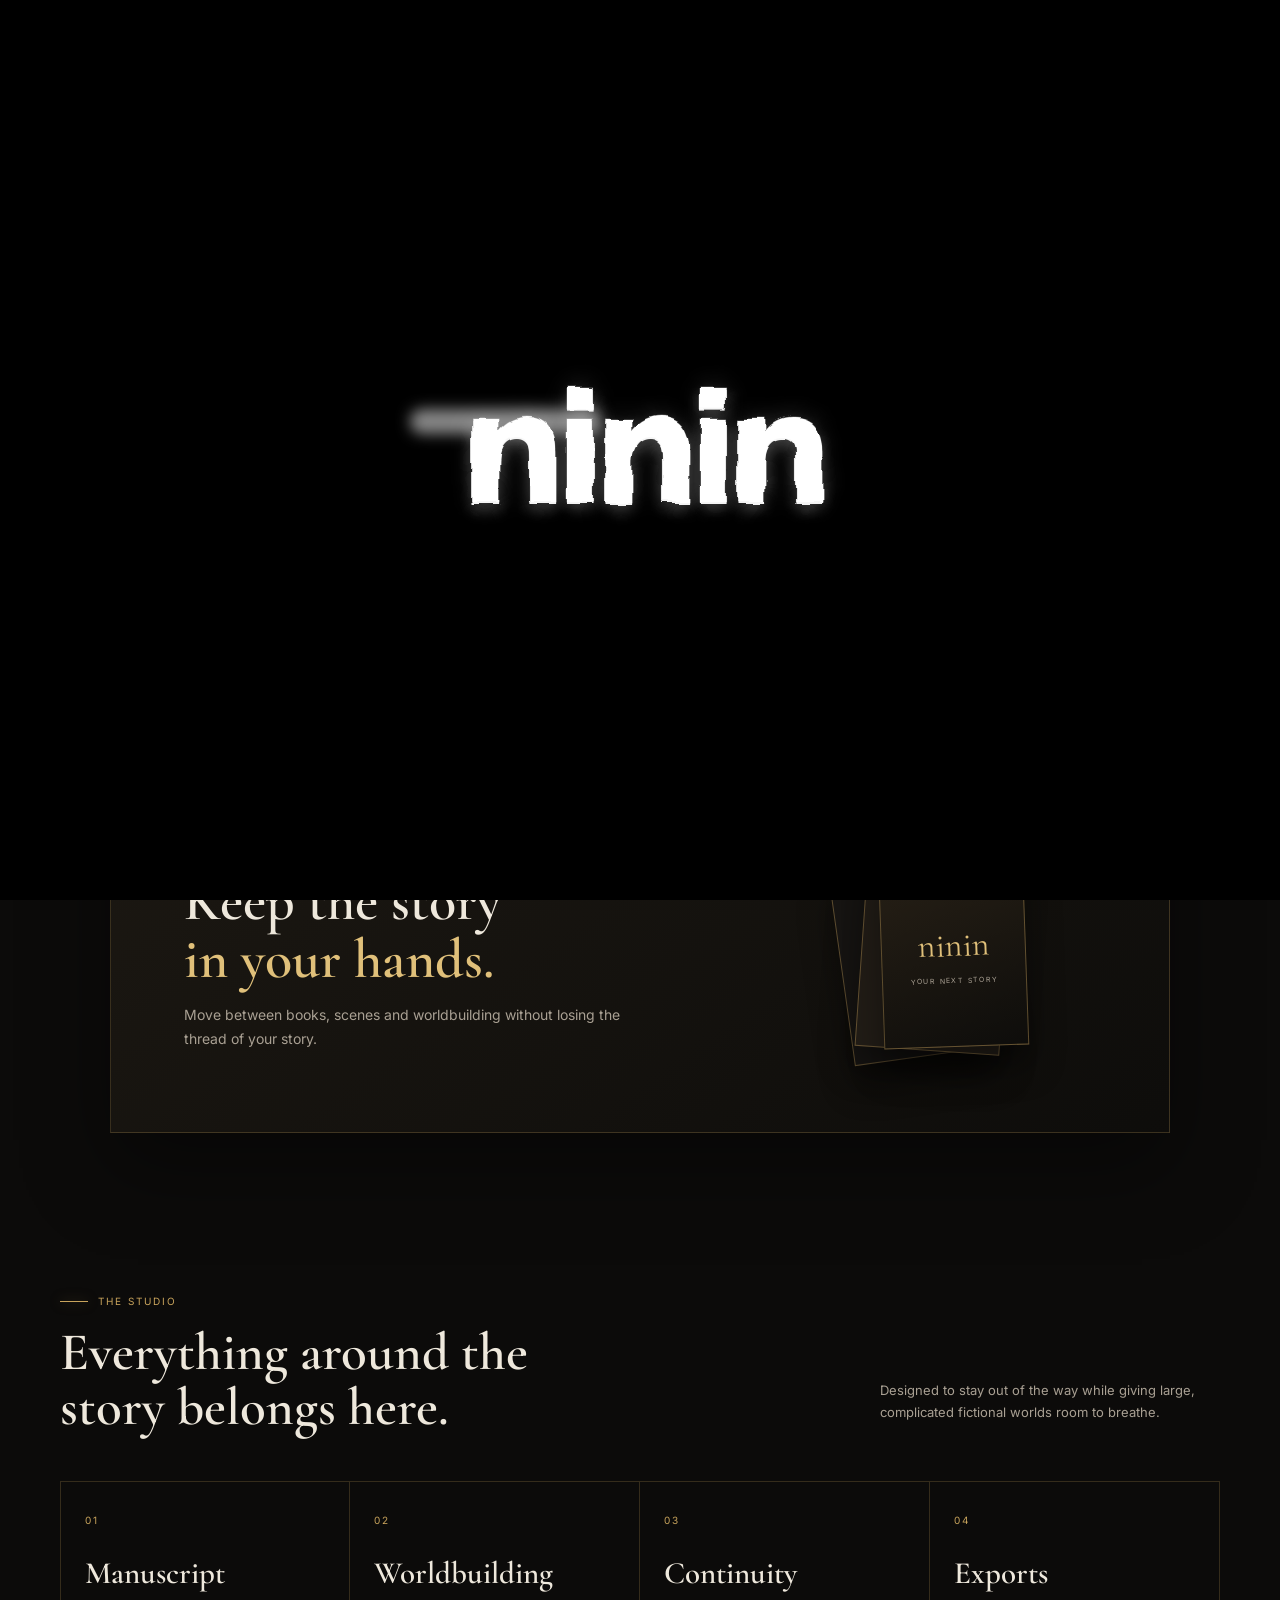
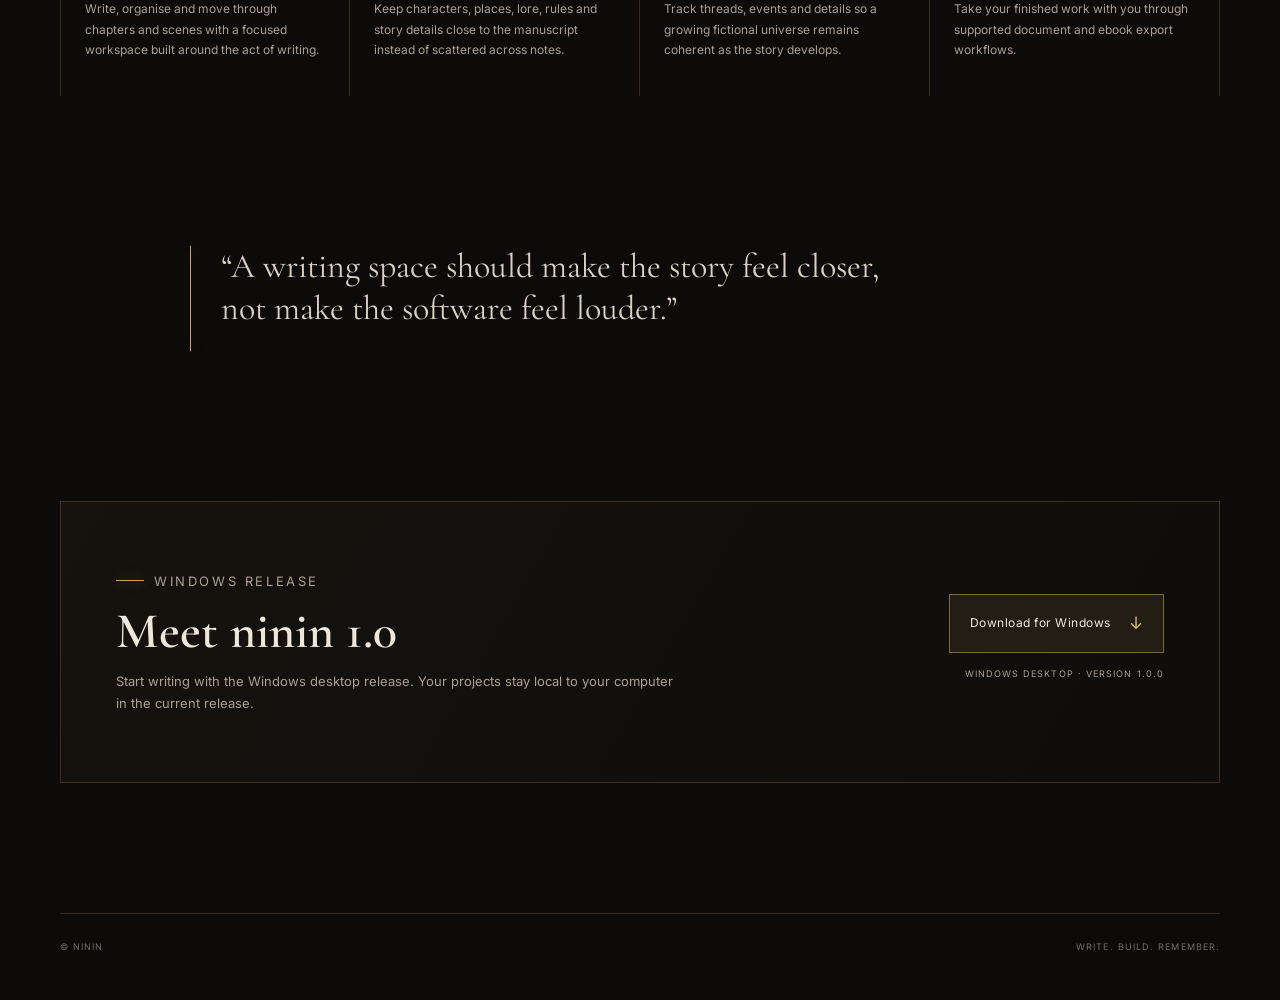
<file: index.html>
<!doctype html>
<html lang="en">
<head>
<meta charset="utf-8">
<meta name="viewport" content="width=device-width, initial-scale=1">
<meta name="description" content="ninin — a writing studio for authors, stories and fictional worlds.">
<title>ninin — writing studio</title>
<link rel="stylesheet" href="assets/style.css">

    <link rel="icon" href="data:image/svg+xml,%3Csvg xmlns='http://www.w3.org/2000/svg' viewBox='0 0 64 64'%3E%3Crect width='64' height='64' rx='14' fill='%23090909'/%3E%3Ctext x='32' y='45' text-anchor='middle' font-family='Arial,sans-serif' font-size='34' font-weight='900' fill='%23d6b36a'%3En%3C/text%3E%3C/svg%3E">

</head>
<body>

    <!-- ninin liquid-water opening -->
    <div id="ninin-intro" class="ninin-intro" aria-label="ninin">
      <svg class="ninin-water-filter" width="0" height="0" aria-hidden="true">
        <defs>
          <filter id="ninin-water-distort" x="-20%" y="-30%" width="140%" height="160%">
            <feTurbulence
              type="fractalNoise"
              baseFrequency="0.012 0.055"
              numOctaves="2"
              seed="7"
              result="noise">
              <animate
                attributeName="baseFrequency"
                values="0.012 0.055;0.028 0.035;0.012 0.055"
                dur="2.8s"
                repeatCount="indefinite"/>
            </feTurbulence>
            <feDisplacementMap
              in="SourceGraphic"
              in2="noise"
              scale="10"
              xChannelSelector="R"
              yChannelSelector="G">
              <animate
                attributeName="scale"
                values="7;16;8;13;7"
                dur="2.8s"
                repeatCount="indefinite"/>
            </feDisplacementMap>
          </filter>
        </defs>
      </svg>

      <div class="ninin-water-logo">
        <div class="water-ripple ripple-one"></div>
        <div class="water-ripple ripple-two"></div>
        <div class="water-ripple ripple-three"></div>

        <span class="bubble bubble-a"></span>
        <span class="bubble bubble-b"></span>
        <span class="bubble bubble-c"></span>
        <span class="bubble bubble-d"></span>
        <span class="bubble bubble-e"></span>

        <span class="ninin-word">ninin</span>
        <span class="ninin-liquid-highlight"></span>
      </div>
    </div>

<header class="site-header">
  <a class="brand" href="index.html" aria-label="ninin home">
    <span class="brand-mark">ninin</span>
    <span class="brand-sub">writing studio</span>
  </a>
<nav>
  <a href="index.html">Home</a>
  <a href="release-notes.html">Release Notes</a>
  <a href="installation.html">Installation</a>
  <a href="privacy.html">Privacy</a>
  <a href="support.html">Support</a>
</nav>
</header>

<main>
<section class="hero reveal">
  <div class="eyebrow"><span></span> Built for stories that grow</div>
  <h1>Write the story.<br><em>Build the world.</em></h1>
  <p class="hero-copy">ninin is a focused writing studio for authors who want one calm place for manuscripts, characters, worlds, timelines and ideas.</p>
  <div class="hero-actions">
    <a class="button primary" href="#download">Download ninin <span>→</span></a>
    <a class="text-link" href="#features">Explore the studio</a>
  </div>
</section>

<section class="desk-wrap reveal" id="studio">
  <div class="desk-card">
    <div class="desk-top">
      <span class="desk-label">THE AUTHOR'S DESK</span>
      <span class="desk-status"><i></i> local & focused</span>
    </div>
    <div class="desk-content">
      <div>
        <p class="mini">YOUR WORKSPACE</p>
        <h2>Keep the story<br><span>in your hands.</span></h2>
        <p>Move between books, scenes and worldbuilding without losing the thread of your story.</p>
      </div>
      <div class="book-stack" aria-hidden="true">
        <div class="book book-back"></div>
        <div class="book book-mid"></div>
        <div class="book book-front"><span>ninin</span><small>your next story</small></div>
      </div>
    </div>
  </div>
</section>

<section class="section reveal" id="features">
  <div class="section-heading">
    <div>
      <p class="eyebrow"><span></span> The studio</p>
      <h2>Everything around the<br>story belongs here.</h2>
    </div>
    <p>Designed to stay out of the way while giving large, complicated fictional worlds room to breathe.</p>
  </div>

  <div class="feature-grid">
    <article class="feature-card">
      <div class="feature-icon">01</div>
      <h3>Manuscript</h3>
      <p>Write, organise and move through chapters and scenes with a focused workspace built around the act of writing.</p>
    </article>
    <article class="feature-card">
      <div class="feature-icon">02</div>
      <h3>Worldbuilding</h3>
      <p>Keep characters, places, lore, rules and story details close to the manuscript instead of scattered across notes.</p>
    </article>
    <article class="feature-card">
      <div class="feature-icon">03</div>
      <h3>Continuity</h3>
      <p>Track threads, events and details so a growing fictional universe remains coherent as the story develops.</p>
    </article>
    <article class="feature-card">
      <div class="feature-icon">04</div>
      <h3>Exports</h3>
      <p>Take your finished work with you through supported document and ebook export workflows.</p>
    </article>
  </div>
</section>

<section class="quote reveal">
  <div class="quote-line"></div>
  <blockquote>“A writing space should make the story feel closer,<br>not make the software feel louder.”</blockquote>
</section>

<section class="download reveal" id="download">
  <div>
    <p class="eyebrow"><span></span> Windows release</p>
    <h2>Meet ninin 1.0</h2>
    <p>Start writing with the Windows desktop release. Your projects stay local to your computer in the current release.</p>
  </div>
  <div class="download-box">
    <a class="button primary" href="downloads/ninin Setup 1.0.0.exe">Download for Windows <span>↓</span></a>
    <p>Windows desktop · Version 1.0.0</p>
  </div>
</section>
</main>

<footer class="site-footer">
  <span>© ninin</span>
  <span>Write. Build. Remember.</span>
</footer>
<script>
const observer = new IntersectionObserver((entries) => {
  entries.forEach(entry => {
    if (entry.isIntersecting) {
      entry.target.classList.add('visible');
      observer.unobserve(entry.target);
    }
  });
}, { threshold: 0.12 });
document.querySelectorAll('.reveal').forEach(el => observer.observe(el));
</script>

<script>
(() => {
  const intro = document.getElementById('ninin-intro');
  if (!intro) return;

  const finishIntro = () => {
    intro.classList.add('is-fading');
    window.setTimeout(() => {
      intro.remove();
      document.documentElement.classList.remove('ninin-intro-active');
    }, 900);
  };

  document.documentElement.classList.add('ninin-intro-active');

  // Give the logo time to form, ripple and breathe before fading into the site.
  window.setTimeout(finishIntro, 5600);

  // Keep the opening accessible if the user has requested reduced motion.
  if (window.matchMedia('(prefers-reduced-motion: reduce)').matches) {
    window.setTimeout(finishIntro, 2200);
  }
})();
</script>

</body>
</html>
</file>
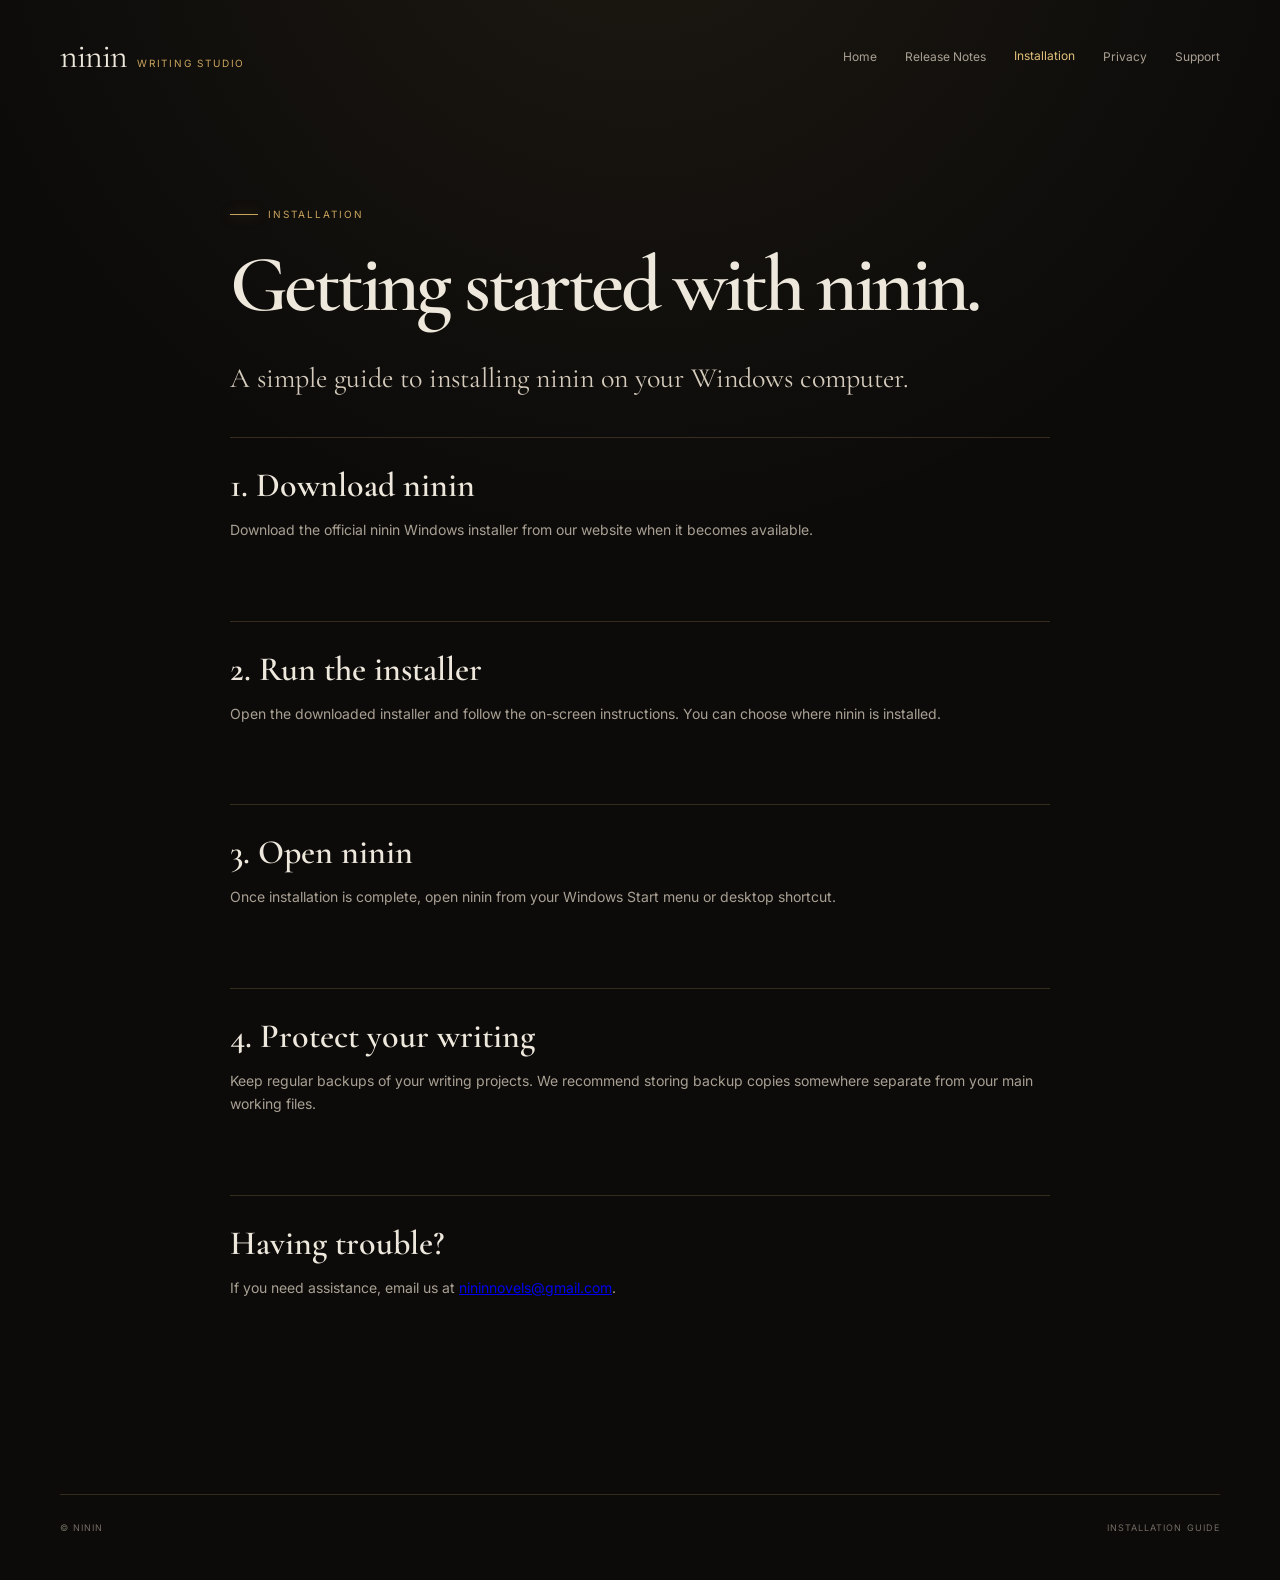
<file: installation.html>
<!doctype html>
<html lang="en">
<head>
<meta charset="utf-8">
<meta name="viewport" content="width=device-width,initial-scale=1">
<title>Installation Guide — ninin</title>
<link rel="stylesheet" href="assets/style.css">
</head>
<body>
<header class="site-header">
<a class="brand" href="index.html">
<span class="brand-mark">ninin</span>
<span class="brand-sub">writing studio</span>
</a>
<nav>
<a href="index.html">Home</a>
<a href="release-notes.html">Release Notes</a>
<a class="active" href="installation.html">Installation</a>
<a href="privacy.html">Privacy</a>
<a href="support.html">Support</a>
</nav>
</header>

<main class="page reveal visible">
<p class="eyebrow"><span></span> Installation</p>
<h1>Getting started with ninin.</h1>
<p class="lead">A simple guide to installing ninin on your Windows computer.</p>

<div class="release-card">
<h2>1. Download ninin</h2>
<p>Download the official ninin Windows installer from our website when it becomes available.</p>
</div>

<div class="release-card">
<h2>2. Run the installer</h2>
<p>Open the downloaded installer and follow the on-screen instructions. You can choose where ninin is installed.</p>
</div>

<div class="release-card">
<h2>3. Open ninin</h2>
<p>Once installation is complete, open ninin from your Windows Start menu or desktop shortcut.</p>
</div>

<div class="release-card">
<h2>4. Protect your writing</h2>
<p>Keep regular backups of your writing projects. We recommend storing backup copies somewhere separate from your main working files.</p>
</div>

<div class="release-card">
<h2>Having trouble?</h2>
<p>If you need assistance, email us at <a href="mailto:nininnovels@gmail.com">nininnovels@gmail.com</a>.</p>
</div>
</main>

<footer class="site-footer">
<span>© ninin</span>
<span>Installation Guide</span>
</footer>
</body>
</html>
</file>
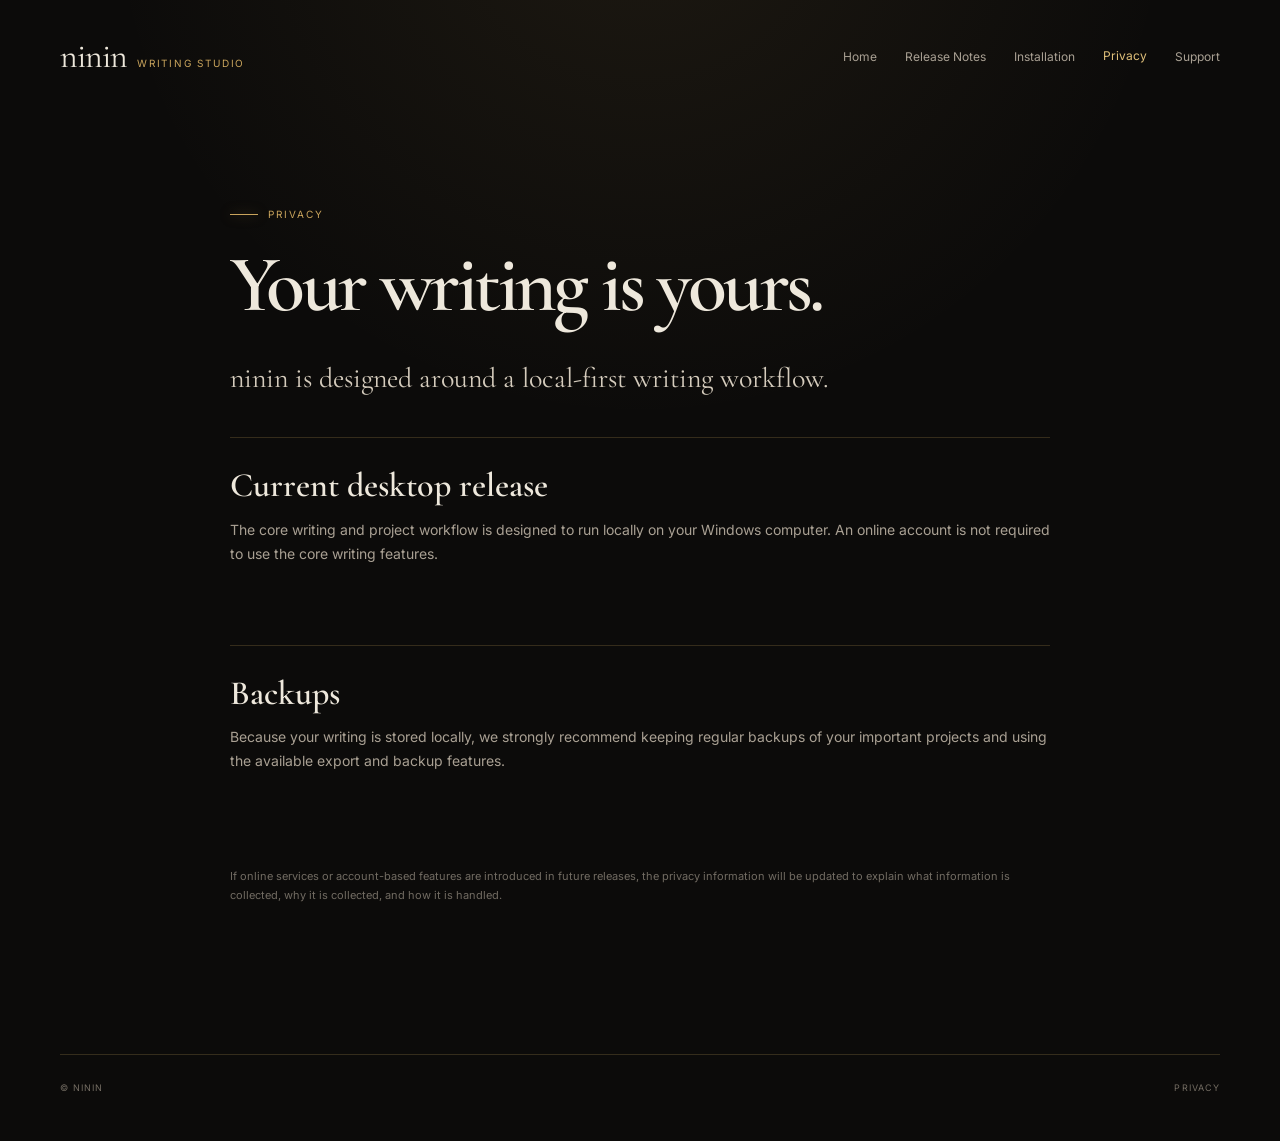
<file: privacy.html>
<!doctype html>
<html lang="en">
<head><meta charset="utf-8"><meta name="viewport" content="width=device-width,initial-scale=1"><title>Privacy — ninin</title><link rel="stylesheet" href="assets/style.css"></head>
<body>
<header class="site-header"><a class="brand" href="index.html"><span class="brand-mark">ninin</span><span class="brand-sub">writing studio</span></a><nav><a href="index.html">Home</a><a href="release-notes.html">Release Notes</a><a href="installation.html">Installation</a><a class="active" href="privacy.html">Privacy</a><a href="support.html">Support</a></nav></header>
<main class="page reveal visible">
<p class="eyebrow"><span></span> Privacy</p>
<h1>Your writing is yours.</h1>
<p class="lead">ninin is designed around a local-first writing workflow.</p>
<div class="release-card"><h2>Current desktop release</h2><p>The core writing and project workflow is designed to run locally on your Windows computer. An online account is not required to use the core writing features.</p></div>
<div class="release-card"><h2>Backups</h2><p>Because your writing is stored locally, we strongly recommend keeping regular backups of your important projects and using the available export and backup features.</p></div>
<p class="small-note">If online services or account-based features are introduced in future releases, the privacy information will be updated to explain what information is collected, why it is collected, and how it is handled.</p>
</main>
<footer class="site-footer"><span>© ninin</span><span>Privacy</span></footer>
</body></html>
</file>
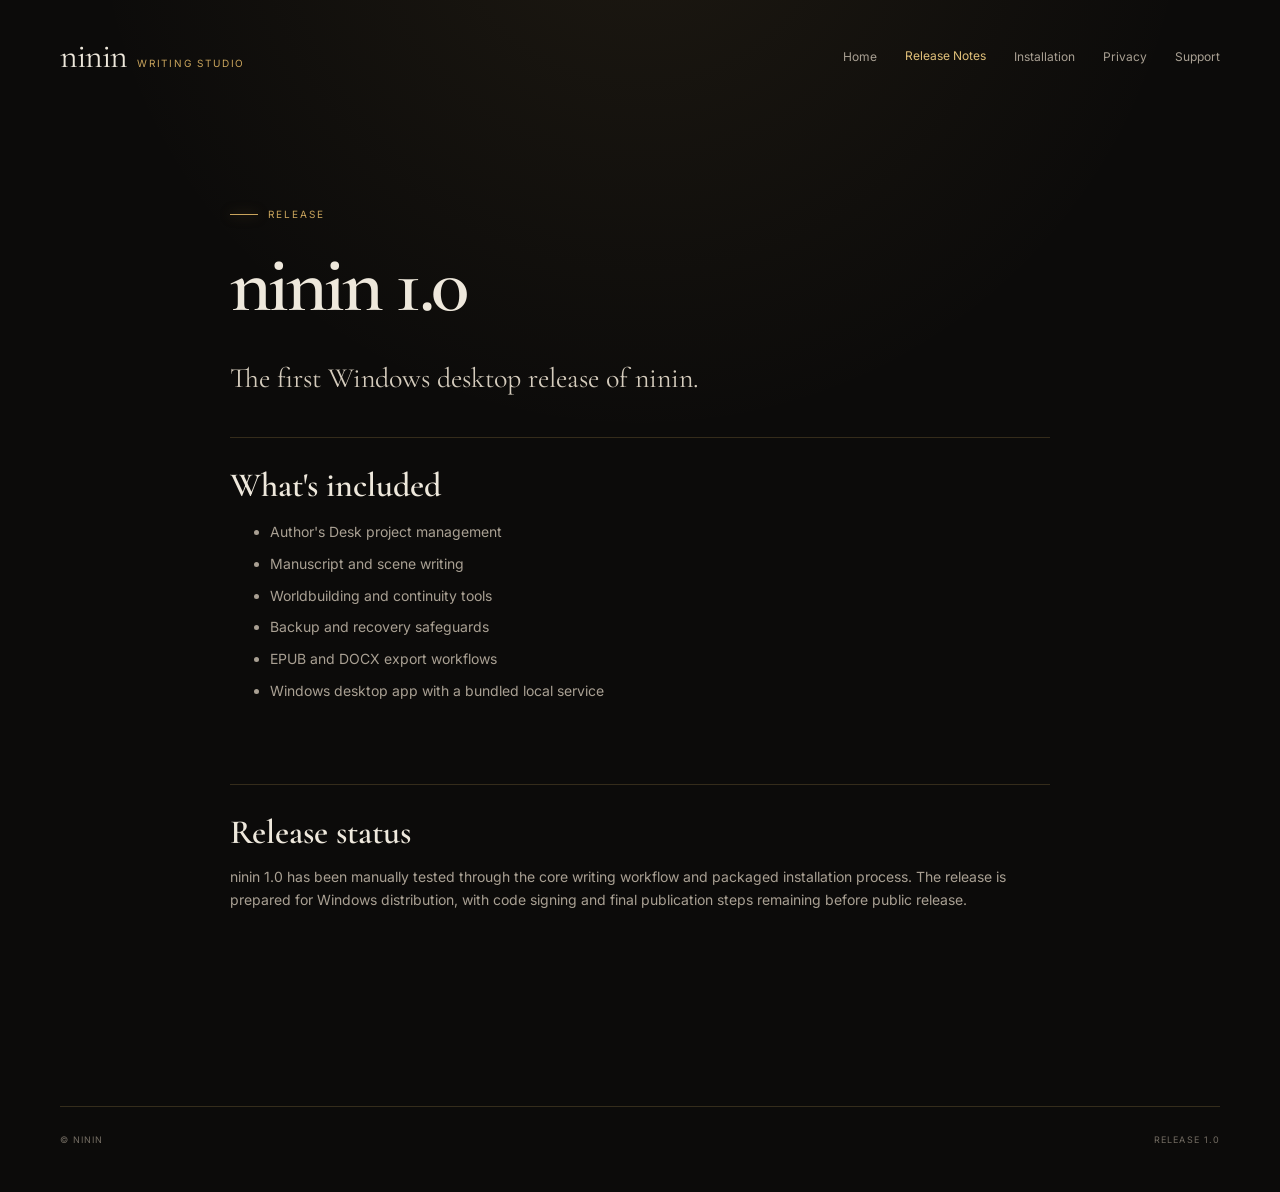
<file: release-notes.html>
<!doctype html>
<html lang="en">
<head><meta charset="utf-8"><meta name="viewport" content="width=device-width,initial-scale=1"><title>Release Notes — ninin</title><link rel="stylesheet" href="assets/style.css"></head>
<body>
<header class="site-header"><a class="brand" href="index.html"><span class="brand-mark">ninin</span><span class="brand-sub">writing studio</span></a><nav><a href="index.html">Home</a><a class="active" href="release-notes.html">Release Notes</a><a href="installation.html">Installation</a><a href="privacy.html">Privacy</a><a href="support.html">Support</a></nav></header>
<main class="page reveal visible">
<p class="eyebrow"><span></span> Release</p>
<h1>ninin 1.0</h1>
<p class="lead">The first Windows desktop release of ninin.</p>
<div class="release-card">
<h2>What's included</h2>
<ul><li>Author's Desk project management</li><li>Manuscript and scene writing</li><li>Worldbuilding and continuity tools</li><li>Backup and recovery safeguards</li><li>EPUB and DOCX export workflows</li><li>Windows desktop app with a bundled local service</li></ul>
</div>
<div class="release-card"><h2>Release status</h2><p>ninin 1.0 has been manually tested through the core writing workflow and packaged installation process. The release is prepared for Windows distribution, with code signing and final publication steps remaining before public release.</p></div>
</main>
<footer class="site-footer"><span>© ninin</span><span>Release 1.0</span></footer>
</body></html>
</file>
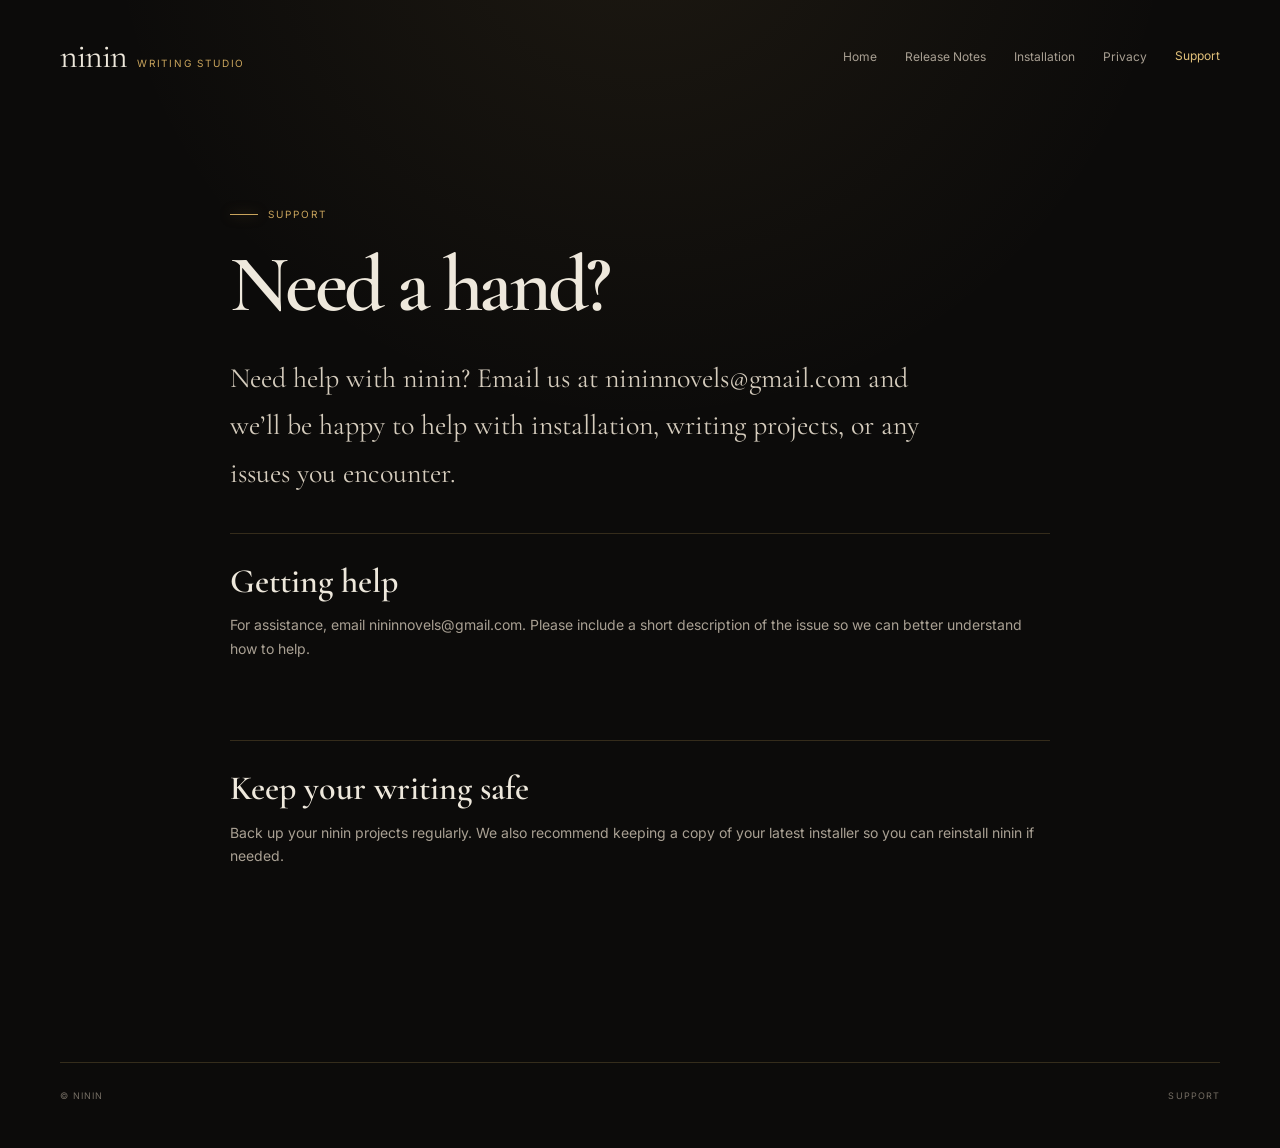
<file: support.html>
<!doctype html>
<html lang="en">
<head><meta charset="utf-8"><meta name="viewport" content="width=device-width,initial-scale=1"><title>Support — ninin</title><link rel="stylesheet" href="assets/style.css"></head>
<body>
<header class="site-header"><a class="brand" href="index.html"><span class="brand-mark">ninin</span><span class="brand-sub">writing studio</span></a><nav><a href="index.html">Home</a><a href="release-notes.html">Release Notes</a><a href="installation.html">Installation</a><a href="privacy.html">Privacy</a><a class="active" href="support.html">Support</a></nav></header>
<main class="page reveal visible">
<p class="eyebrow"><span></span> Support</p>
<h1>Need a hand?</h1>
<p class="lead">Need help with ninin? Email us at nininnovels@gmail.com and we’ll be happy to help with installation, writing projects, or any issues you encounter.</p>
<div class="release-card"><h2>Getting help</h2><p>For assistance, email nininnovels@gmail.com. Please include a short description of the issue so we can better understand how to help.</p></div>
<div class="release-card"><h2>Keep your writing safe</h2><p>Back up your ninin projects regularly. We also recommend keeping a copy of your latest installer so you can reinstall ninin if needed.</p></div>
</main>
<footer class="site-footer"><span>© ninin</span><span>Support</span></footer>
</body></html>
</file>
<file: assets/style.css>
@import url('https://fonts.googleapis.com/css2?family=Cormorant+Garamond:wght@500;600;700&family=Inter:wght@400;500;600&display=swap');
:root{--bg:#0c0b0a;--panel:#151310;--panel2:#191714;--text:#eee8dc;--muted:#a9a093;--gold:#c9a45c;--gold2:#e0c07a;--line:rgba(201,164,92,.22);--max:1160px}
*{box-sizing:border-box}html{scroll-behavior:smooth}body{margin:0;background:radial-gradient(circle at 50% -10%,rgba(201,164,92,.09),transparent 38%),var(--bg);color:var(--text);font-family:Inter,system-ui,sans-serif;line-height:1.7;overflow-x:hidden}
body:before{content:"";position:fixed;inset:0;pointer-events:none;background:linear-gradient(rgba(255,255,255,.012) 1px,transparent 1px);background-size:100% 5px;opacity:.18}
.ambient{position:fixed;border-radius:50%;filter:blur(70px);opacity:.12;pointer-events:none;animation:drift 10s ease-in-out infinite alternate}.ambient-one{width:260px;height:260px;top:18%;left:-100px;background:#c9a45c}.ambient-two{width:300px;height:300px;right:-140px;bottom:10%;background:#8b6b35;animation-delay:-4s}
.site-header{width:min(var(--max),calc(100% - 48px));margin:auto;padding:28px 0 20px;display:flex;align-items:center;justify-content:space-between;position:relative;z-index:2}.brand{display:flex;align-items:baseline;gap:10px;text-decoration:none;color:var(--text)}.brand-mark{font-family:"Cormorant Garamond",serif;font-size:34px;letter-spacing:-1px}.brand-sub{font-size:10px;letter-spacing:.18em;text-transform:uppercase;color:var(--gold)}nav{display:flex;gap:28px}nav a{color:var(--muted);text-decoration:none;font-size:12px;transition:color .25s ease,transform .25s ease}nav a:hover,nav a.active{color:var(--gold2);transform:translateY(-1px)}
main{position:relative;z-index:1}.hero{width:min(900px,calc(100% - 48px));margin:100px auto 90px}.eyebrow{display:flex;align-items:center;gap:10px;color:var(--gold);font-size:10px;letter-spacing:.2em;text-transform:uppercase}.eyebrow span{width:28px;height:1px;background:var(--gold);display:inline-block;box-shadow:0 0 12px rgba(201,164,92,.5)}
h1,h2,h3{font-family:"Cormorant Garamond",Georgia,serif;font-weight:600;line-height:1.05}h1{font-size:clamp(62px,9vw,112px);letter-spacing:-.045em;margin:22px 0}h1 em{color:var(--gold2);font-style:normal}.hero-copy{max-width:620px;color:var(--muted);font-size:16px}.hero-actions{display:flex;align-items:center;gap:28px;margin-top:34px}.button{display:inline-flex;align-items:center;gap:18px;text-decoration:none;border:1px solid var(--line);padding:14px 20px;color:var(--text);font-size:12px;letter-spacing:.04em;transition:transform .3s ease,box-shadow .3s ease,border-color .3s ease,background .3s ease}.button.primary{background:rgba(201,164,92,.1);border-color:rgba(201,164,92,.55)}.button:hover{transform:translateY(-3px);box-shadow:0 12px 35px rgba(0,0,0,.35),0 0 24px rgba(201,164,92,.12);border-color:var(--gold2)}.button span{font-size:17px;color:var(--gold2)}.text-link{font-size:12px;color:var(--muted);text-decoration:none;border-bottom:1px solid var(--line);padding-bottom:3px;transition:color .2s}.text-link:hover{color:var(--gold2)}
.desk-wrap{width:min(1060px,calc(100% - 48px));margin:0 auto 150px;perspective:1000px}.desk-card{background:linear-gradient(145deg,rgba(29,25,19,.96),rgba(14,13,11,.98));border:1px solid var(--line);box-shadow:0 35px 80px rgba(0,0,0,.4);padding:28px;transition:transform .7s cubic-bezier(.2,.8,.2,1),box-shadow .7s}.desk-card:hover{transform:translateY(-9px) rotateX(1deg) rotateY(-1deg);box-shadow:0 48px 100px rgba(0,0,0,.5),0 0 40px rgba(201,164,92,.07)}.desk-top{display:flex;justify-content:space-between;font-size:9px;letter-spacing:.18em;color:var(--muted)}.desk-status{color:var(--gold)}.desk-status i{display:inline-block;width:5px;height:5px;border-radius:50%;background:var(--gold);margin-right:7px;box-shadow:0 0 10px var(--gold);animation:pulse 2s infinite}.desk-content{min-height:320px;display:flex;justify-content:space-between;align-items:center;padding:55px 45px 35px}.mini{font-size:9px;letter-spacing:.2em;color:var(--gold);margin:0}.desk-content h2{font-size:56px;margin:14px 0}.desk-content h2 span{color:var(--gold2)}.desk-content p:not(.mini){max-width:470px;color:var(--muted);font-size:14px}.book-stack{width:250px;height:210px;position:relative;margin-right:45px}.book{position:absolute;width:145px;height:190px;right:25px;top:8px;border:1px solid rgba(201,164,92,.4);box-shadow:0 20px 35px rgba(0,0,0,.4)}.book-back{right:65px;top:18px;transform:rotate(-8deg);background:#171513}.book-mid{right:45px;top:12px;transform:rotate(4deg);background:#211c16}.book-front{background:linear-gradient(160deg,#272016,#0e0d0b);display:flex;flex-direction:column;align-items:center;justify-content:center;transform:rotate(-2deg);animation:bookfloat 5s ease-in-out infinite}.book-front span{font-family:"Cormorant Garamond",serif;font-size:34px;color:var(--gold2)}.book-front small{font-size:7px;letter-spacing:.2em;text-transform:uppercase;color:var(--muted)}
.section{width:min(var(--max),calc(100% - 48px));margin:0 auto 150px}.section-heading{display:flex;justify-content:space-between;gap:60px;align-items:end;margin-bottom:45px}.section-heading h2{font-size:53px;margin:15px 0 0}.section-heading>p{max-width:340px;color:var(--muted);font-size:13px}.feature-grid{display:grid;grid-template-columns:repeat(4,1fr);border-top:1px solid var(--line)}.feature-card{padding:30px 24px 35px;border-right:1px solid var(--line);transition:transform .35s ease,background .35s ease,box-shadow .35s ease}.feature-card:first-child{border-left:1px solid var(--line)}.feature-card:hover{transform:translateY(-7px);background:rgba(201,164,92,.035);box-shadow:inset 0 1px rgba(224,192,122,.25)}.feature-icon{font-size:10px;color:var(--gold);letter-spacing:.16em}.feature-card h3{font-size:31px;margin:28px 0 10px}.feature-card p{font-size:12px;color:var(--muted);margin:0}
.quote{width:min(900px,calc(100% - 48px));margin:0 auto 150px;display:flex;gap:30px;align-items:flex-start}.quote-line{width:1px;height:105px;background:var(--gold);box-shadow:0 0 15px rgba(201,164,92,.3)}blockquote{font-family:"Cormorant Garamond",serif;font-size:34px;color:#d9d1c4;margin:0;line-height:1.25}
.download{width:min(var(--max),calc(100% - 48px));margin:0 auto 130px;padding:55px;border:1px solid var(--line);background:linear-gradient(120deg,rgba(201,164,92,.05),rgba(255,255,255,.01));display:flex;justify-content:space-between;align-items:center;gap:40px}.download h2{font-size:50px;margin:10px 0}.download p{color:var(--muted);max-width:560px;font-size:13px}.download-box{text-align:right}.download-box>p{font-size:9px;letter-spacing:.12em;text-transform:uppercase;margin-top:13px}.site-footer{width:min(var(--max),calc(100% - 48px));margin:auto;padding:25px 0 45px;border-top:1px solid var(--line);display:flex;justify-content:space-between;color:#746d63;font-size:9px;letter-spacing:.12em;text-transform:uppercase}
.page{width:min(820px,calc(100% - 48px));margin:100px auto 150px}.page h1{font-size:80px;margin:20px 0}.lead{font-family:"Cormorant Garamond",serif;font-size:28px;color:#d5ccbd;max-width:700px}.release-card{border-top:1px solid var(--line);padding:30px 0;margin-top:35px}.release-card h2{font-size:34px;margin:0 0 12px}.release-card p,.release-card li{color:var(--muted);font-size:14px}.release-card li{margin:8px 0}.small-note{color:#716b62;font-size:11px;margin-top:50px}
.reveal{opacity:0;transform:translateY(28px);transition:opacity .9s ease,transform .9s cubic-bezier(.2,.7,.2,1)}.reveal.visible{opacity:1;transform:none}
@keyframes drift{from{transform:translate3d(0,0,0)}to{transform:translate3d(35px,-25px,0)}}@keyframes pulse{0%,100%{opacity:.45;transform:scale(.85)}50%{opacity:1;transform:scale(1.2)}}@keyframes bookfloat{0%,100%{transform:translateY(0) rotate(-2deg)}50%{transform:translateY(-8px) rotate(-2deg)}}
@media(max-width:800px){.site-header{width:calc(100% - 30px);padding-top:20px;align-items:flex-start}.brand-sub{display:none}nav{gap:13px;flex-wrap:wrap;justify-content:flex-end}.hero,.desk-wrap,.section,.quote,.download,.page,.site-footer{width:calc(100% - 30px)}.hero{margin-top:70px}h1{font-size:62px}.desk-content{padding:35px 20px;min-height:0}.desk-content h2{font-size:43px}.book-stack{transform:scale(.75);margin-right:-20px}.feature-grid{grid-template-columns:1fr 1fr}.feature-card:nth-child(2){border-right:0}.feature-card:nth-child(3),.feature-card:nth-child(4){border-top:1px solid var(--line)}.section-heading,.download{flex-direction:column;align-items:flex-start}.download{padding:35px}.download-box{text-align:left}.page h1{font-size:62px}.quote blockquote{font-size:28px}}
@media(max-width:520px){nav{font-size:10px;gap:9px}.hero-actions{flex-direction:column;align-items:flex-start}.desk-content{display:block}.book-stack{margin:25px auto 0}.feature-grid{grid-template-columns:1fr}.feature-card{border-right:1px solid var(--line)!important;border-left:1px solid var(--line)!important}.feature-card+ .feature-card{border-top:1px solid var(--line)}.quote{gap:18px}.quote blockquote{font-size:24px}.site-footer{flex-direction:column;gap:8px}}
@media(prefers-reduced-motion:reduce){*,*::before,*::after{animation:none!important;scroll-behavior:auto!important;transition:none!important}.reveal{opacity:1;transform:none}}




/* =========================================================
   ninin opening logo — visible liquid / water treatment
   ========================================================= */
html.ninin-intro-active,
html.ninin-intro-active body {
  overflow: hidden;
}

.ninin-intro {
  position: fixed;
  inset: 0;
  z-index: 99999;
  display: grid;
  place-items: center;
  background: #000;
  opacity: 1;
  visibility: visible;
  pointer-events: auto;
  transition: opacity 1.25s cubic-bezier(.4,0,.2,1), visibility 1.25s;
}

.ninin-intro.is-fading {
  opacity: 0;
  visibility: hidden;
  pointer-events: none;
}

.ninin-water-filter {
  position: absolute;
  width: 0;
  height: 0;
}

.ninin-water-logo {
  position: relative;
  width: min(62vw, 640px);
  min-width: 300px;
  aspect-ratio: 2.35 / 1;
  display: grid;
  place-items: center;
  isolation: isolate;
  animation: ninin-water-float 3.1s ease-in-out infinite;
}

/*
  The word itself now continuously bends and flows.
  The SVG displacement filter creates actual irregular water-like
  movement rather than relying only on a scale animation.
*/
.ninin-word {
  position: relative;
  z-index: 5;
  display: block;
  color: #fff;
  font-family:
    "Trebuchet MS",
    "Arial Rounded MT Bold",
    system-ui,
    sans-serif;
  font-size: clamp(5rem, 13vw, 9.5rem);
  font-weight: 900;
  letter-spacing: -0.09em;
  line-height: .76;
  transform-origin: 50% 60%;
  -webkit-text-stroke: 1px rgba(255,255,255,.35);
  text-shadow:
    0 2px 0 rgba(255,255,255,.95),
    0 7px 15px rgba(255,255,255,.20),
    0 0 24px rgba(255,255,255,.14);
  filter: url(#ninin-water-distort);
  animation:
    ninin-word-wave 2.2s ease-in-out infinite,
    ninin-word-breathe 1.65s ease-in-out infinite;
}

/* A moving wet highlight travels across the letters. */
.ninin-liquid-highlight {
  position: absolute;
  z-index: 7;
  left: 14%;
  top: 35%;
  width: 30%;
  height: 9%;
  border-radius: 999px;
  background: rgba(255,255,255,.72);
  filter: blur(7px);
  mix-blend-mode: screen;
  opacity: .72;
  pointer-events: none;
  animation: ninin-highlight-sweep 2.4s ease-in-out infinite;
}

/* Expanding rings make the water effect visible even around the word. */
.water-ripple {
  position: absolute;
  left: 50%;
  top: 57%;
  width: 48%;
  height: 22%;
  border: 2px solid rgba(255,255,255,.16);
  border-radius: 50%;
  transform: translate(-50%, -50%) scale(.55);
  opacity: 0;
  filter: blur(.2px);
  pointer-events: none;
}

.ripple-one   { animation: ninin-ripple 2.6s ease-out .15s infinite; }
.ripple-two   { animation: ninin-ripple 2.6s ease-out .85s infinite; }
.ripple-three { animation: ninin-ripple 2.6s ease-out 1.55s infinite; }

.bubble {
  position: absolute;
  z-index: 8;
  display: block;
  width: clamp(15px, 2.3vw, 28px);
  aspect-ratio: 1;
  border-radius: 50%;
  background:
    radial-gradient(circle at 29% 25%,
      rgba(255,255,255,1) 0 10%,
      rgba(255,255,255,.72) 16%,
      rgba(255,255,255,.16) 48%,
      rgba(255,255,255,.03) 74%);
  border: 1px solid rgba(255,255,255,.22);
  box-shadow:
    inset -3px -4px 7px rgba(255,255,255,.12),
    0 2px 14px rgba(255,255,255,.14);
  opacity: 0;
  pointer-events: none;
}

.bubble-a { left: 19%; top: 54%; animation: ninin-bubble-a 2.7s ease-out infinite; }
.bubble-b { left: 34%; top: 51%; animation: ninin-bubble-b 3.0s ease-out .4s infinite; }
.bubble-c { left: 55%; top: 51%; width: 18px; animation: ninin-bubble-c 2.5s ease-out .8s infinite; }
.bubble-d { left: 68%; top: 55%; width: 13px; animation: ninin-bubble-d 2.8s ease-out 1.15s infinite; }
.bubble-e { left: 47%; top: 58%; width: 11px; animation: ninin-bubble-e 2.35s ease-out 1.45s infinite; }

@keyframes ninin-water-float {
  0%, 100% { transform: translateY(0) scale(1); }
  50% { transform: translateY(-6px) scale(1.018, .987); }
}

@keyframes ninin-word-wave {
  0%, 100% { transform: rotate(-.6deg) skewX(-1deg) scaleX(1); }
  25% { transform: rotate(.25deg) skewX(1.7deg) scaleX(1.018); }
  50% { transform: rotate(-.2deg) skewX(-1.5deg) scaleX(.985); }
  75% { transform: rotate(.45deg) skewX(1.2deg) scaleX(1.012); }
}

@keyframes ninin-word-breathe {
  0%, 100% { transform-origin: 50% 58%; }
  50% { transform-origin: 48% 62%; }
}

@keyframes ninin-highlight-sweep {
  0%   { transform: translateX(-18%) scaleX(.65); opacity: .25; }
  45%  { opacity: .78; }
  100% { transform: translateX(220%) scaleX(1.2); opacity: 0; }
}

@keyframes ninin-ripple {
  0% {
    transform: translate(-50%, -50%) scale(.48);
    opacity: 0;
  }
  18% { opacity: .30; }
  100% {
    transform: translate(-50%, -50%) scale(1.45);
    opacity: 0;
  }
}

@keyframes ninin-bubble-a {
  0% { transform: translate(0, 14px) scale(.25); opacity: 0; }
  15% { opacity: .92; }
  100% { transform: translate(-22px, -125px) scale(1.12); opacity: 0; }
}

@keyframes ninin-bubble-b {
  0% { transform: translate(0, 13px) scale(.22); opacity: 0; }
  17% { opacity: .82; }
  100% { transform: translate(17px, -145px) scale(.96); opacity: 0; }
}

@keyframes ninin-bubble-c {
  0% { transform: translate(0, 12px) scale(.22); opacity: 0; }
  19% { opacity: .78; }
  100% { transform: translate(20px, -98px) scale(1); opacity: 0; }
}

@keyframes ninin-bubble-d {
  0% { transform: translate(0, 10px) scale(.2); opacity: 0; }
  20% { opacity: .72; }
  100% { transform: translate(-16px, -108px) scale(.88); opacity: 0; }
}

@keyframes ninin-bubble-e {
  0% { transform: translate(0, 8px) scale(.18); opacity: 0; }
  22% { opacity: .68; }
  100% { transform: translate(13px, -82px) scale(.78); opacity: 0; }
}

@media (max-width: 600px) {
  .ninin-water-logo {
    width: 84vw;
    min-width: 0;
  }

  .ninin-word {
    font-size: clamp(4rem, 19vw, 6.6rem);
  }
}

@media (prefers-reduced-motion: reduce) {
  .ninin-water-logo,
  .ninin-word,
  .ninin-liquid-highlight,
  .water-ripple,
  .bubble {
    animation: none !important;
  }

  .ninin-intro {
    transition-duration: .5s;
  }
}
</file>
